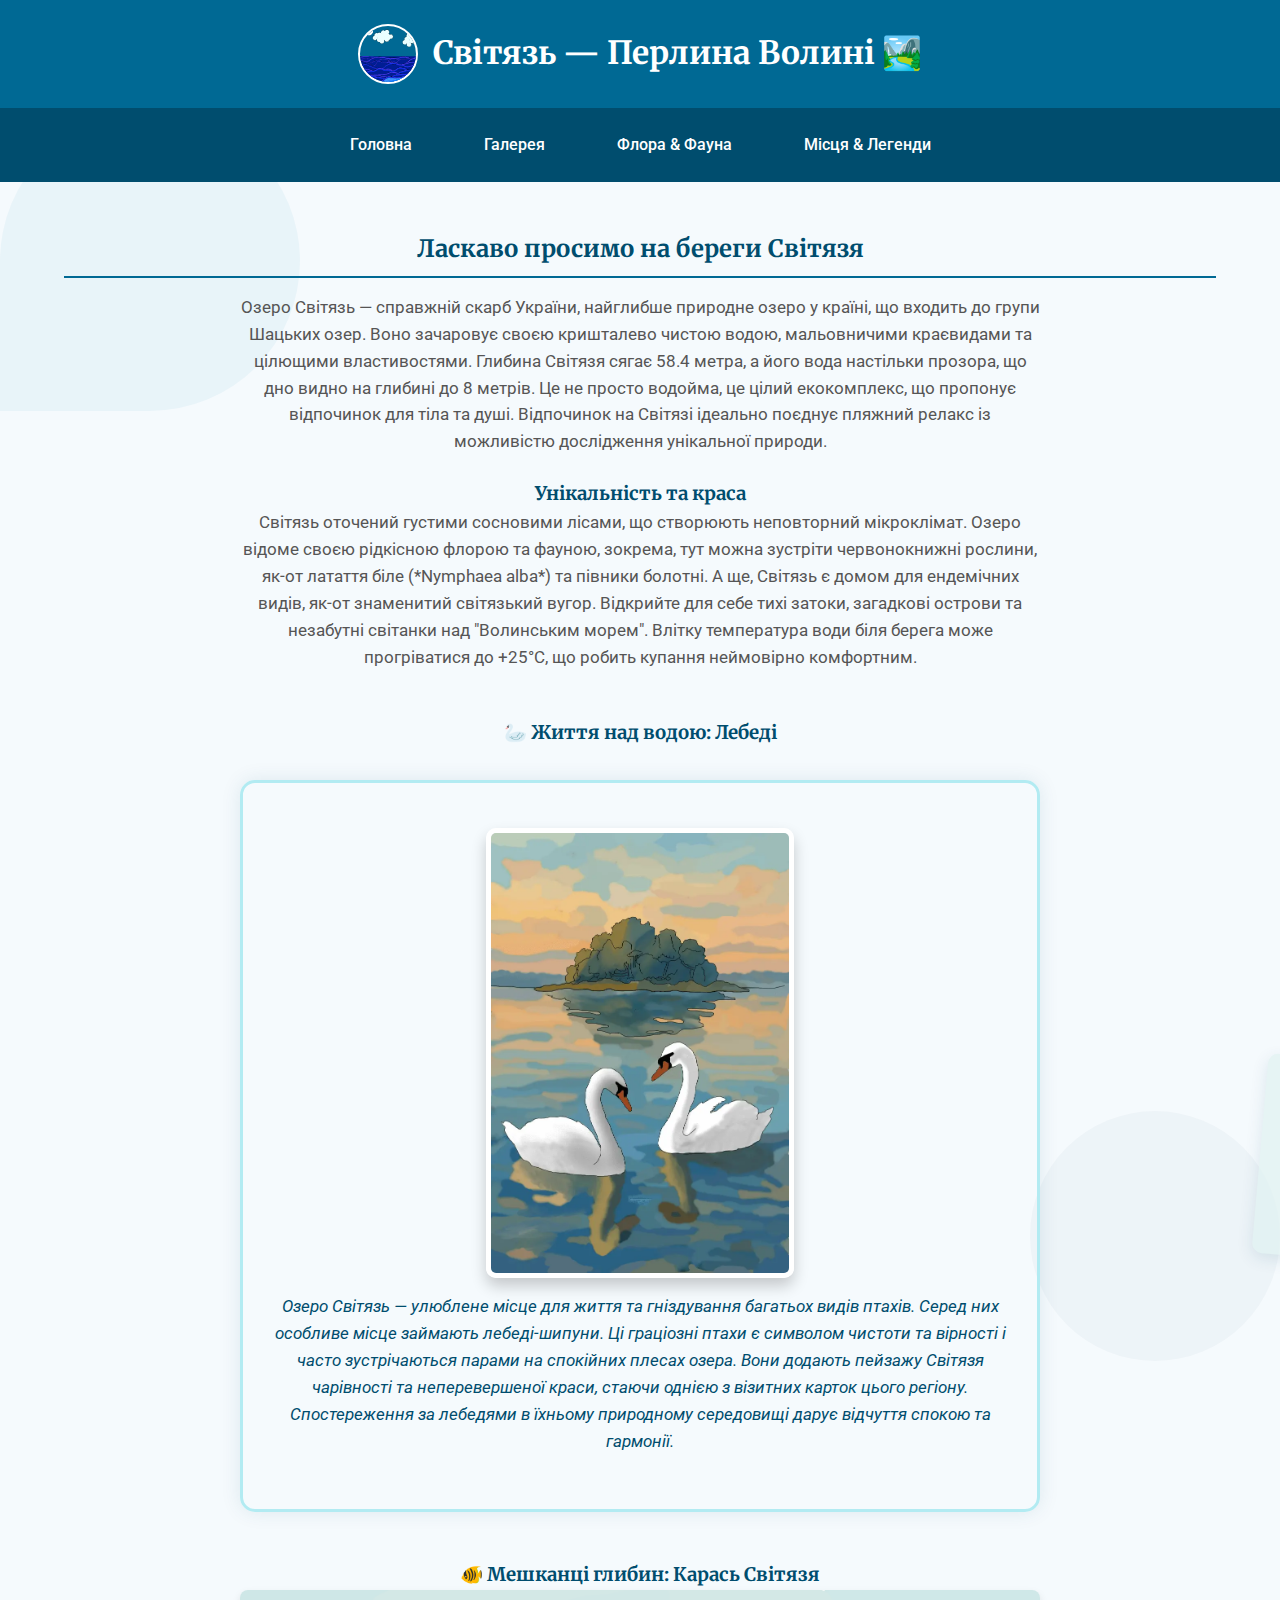
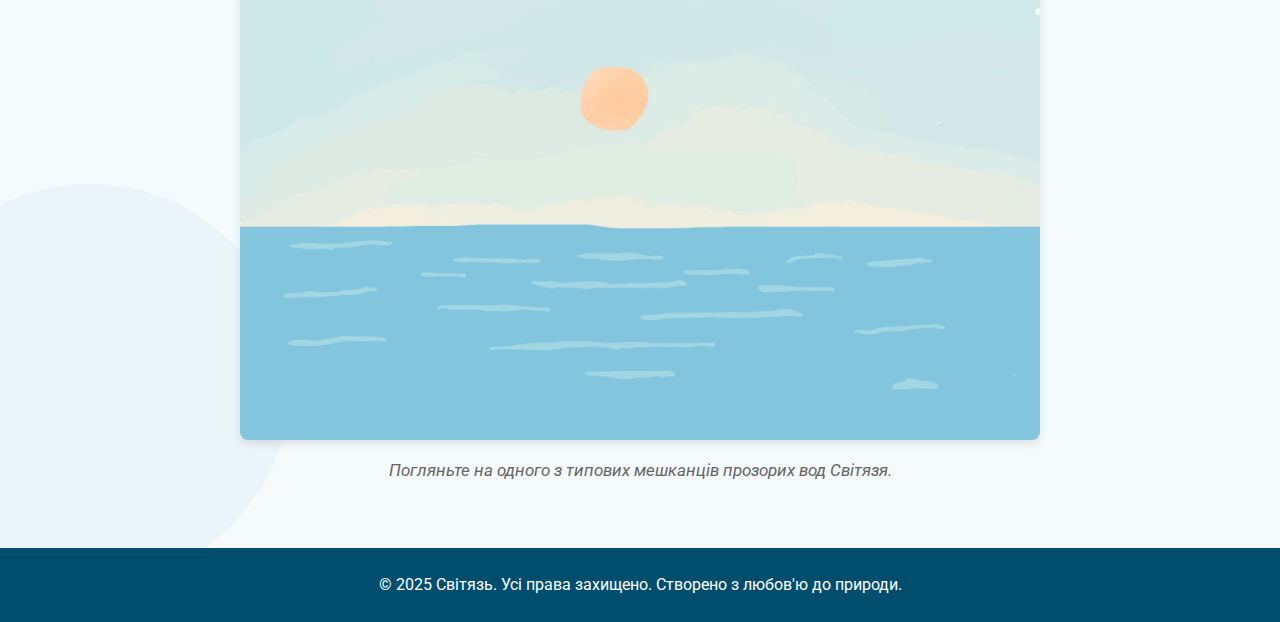
<file: index.html>
<!DOCTYPE html>
<html lang="uk">
<head>
    <meta charset="UTF-8" />
    <meta name="viewport" content="width=device-width, initial-scale=1.0" />
    <title>Світязь — Перлина Волині</title>
    <link href="https://fonts.googleapis.com/css2?family=Merriweather:wght@400;700&family=Roboto:wght@300;400;700&display=swap" rel="stylesheet">
    <link rel="stylesheet" href="styles.css" />
    <style>
        /* Додамо простий стиль для центрування гіфки на головній сторінці */
        .fish-gif-container {
            text-align: center;
            margin: 3rem auto;
            max-width: 800px;
        }
        .fish-gif-container img {
            max-width: 100%;
            height: auto;
            border-radius: 8px;
            box-shadow: 0 4px 8px rgba(0, 0, 0, 0.1);
        }
    </style>
</head>
<body>
    <header>
        <div class="header-content">
            <img src="images/river.svg" alt="Логотип" class="logo" />
            <h1>Світязь — Перлина Волині 🏞️</h1>
        </div>
    </header>
    
    <nav>
        <a href="index.html">Головна</a>
        <a href="gallery.html">Галерея</a>
        <a href="fauna.html">Флора & Фауна</a>
        <a href="places.html">Місця & Легенди</a>
    </nav>

    <div class="content">
        <h2 style="text-align: center;">Ласкаво просимо на береги Світязя</h2>
        
        <p style="text-align: center; max-width: 800px; margin: 0 auto 1.5rem auto;">
            Озеро Світязь — справжній скарб України, найглибше природне озеро у країні, що входить до групи Шацьких озер. Воно зачаровує своєю кришталево чистою водою, мальовничими краєвидами та цілющими властивостями. Глибина Світязя сягає 58.4 метра, а його вода настільки прозора, що дно видно на глибині до 8 метрів. Це не просто водойма, це цілий екокомплекс, що пропонує відпочинок для тіла та душі. Відпочинок на Світязі ідеально поєднує пляжний релакс із можливістю дослідження унікальної природи.
        </p>
        
        <h3 style="text-align: center;">Унікальність та краса</h3>
        <p style="text-align: center; max-width: 800px; margin: 0 auto 3rem auto;">
            Світязь оточений густими сосновими лісами, що створюють неповторний мікроклімат. Озеро відоме своєю рідкісною флорою та фауною, зокрема, тут можна зустріти червонокнижні рослини, як-от латаття біле (*Nymphaea alba*) та півники болотні. А ще, Світязь є домом для ендемічних видів, як-от знаменитий світязький вугор. Відкрийте для себе тихі затоки, загадкові острови та незабутні світанки над "Волинським морем". Влітку температура води біля берега може прогріватися до +25°C, що робить купання неймовірно комфортним.
        </p>
        
        <h3 style="text-align: center;">🦢 Життя над водою: Лебеді</h3>
        <div class="swans-block">
            <img src="images/swans.webp" alt="Два лебеді на спокійній воді Світязя" />
            <p>
                Озеро Світязь — улюблене місце для життя та гніздування багатьох видів птахів. Серед них особливе місце займають лебеді-шипуни. Ці граціозні птахи є символом чистоти та вірності і часто зустрічаються парами на спокійних плесах озера. Вони додають пейзажу Світязя чарівності та неперевершеної краси, стаючи однією з візитних карток цього регіону. Спостереження за лебедями в їхньому природному середовищі дарує відчуття спокою та гармонії.
            </p>
        </div>
        
        <div class="fish-gif-container">
            <h3 style="text-align: center;">🐠 Мешканці глибин: Карась Світязя</h3>
            <img src="images/fish.gif" alt="Гіфка карася, що плаває у воді" />
            <p style="margin-top: 10px; font-style: italic; color: #666;">Погляньте на одного з типових мешканців прозорих вод Світязя.</p>
        </div>
        </div>

    <footer>
        <p>&#169; 2025 Світязь. Усі права захищено. Створено з любов'ю до природи.</p>
    </footer>
    
    <div id="lightbox-modal" class="lightbox-modal" onclick="closeModal(event)">
        <span class="lightbox-close">&times;</span>
        <div class="lightbox-content">
             <img id="lightbox-img" alt="Збільшене зображення" />
             <div id="lightbox-caption"></div>
        </div>
    </div>
    
    <script>
        function openModal(imgElement) {
            const modal = document.getElementById('lightbox-modal');
            const modalImg = document.getElementById('lightbox-img');
            const captionText = document.getElementById('lightbox-caption');
            
            modal.style.display = "block";
            modalImg.src = imgElement.src;
            captionText.innerHTML = imgElement.alt;
        }

        function closeModal(event) {
             const modal = document.getElementById('lightbox-modal');
             if (event.target.classList.contains('lightbox-modal') || event.target.classList.contains('lightbox-close')) {
                 modal.style.display = "none";
             }
        }
        
        document.addEventListener('DOMContentLoaded', () => {
            const images = document.querySelectorAll('.gallery-img');
            const closeBtn = document.querySelector('.lightbox-close');

            images.forEach(img => {
                img.onclick = () => openModal(img);
            });
            
            closeBtn.onclick = (event) => closeModal(event);
            
            document.onkeydown = (e) => {
                if (e.key === "Escape" && document.getElementById('lightbox-modal').style.display === "block") {
                    document.getElementById('lightbox-modal').style.display = "none";
                }
            };
        });
    </script>
</body>
</html>
</file>
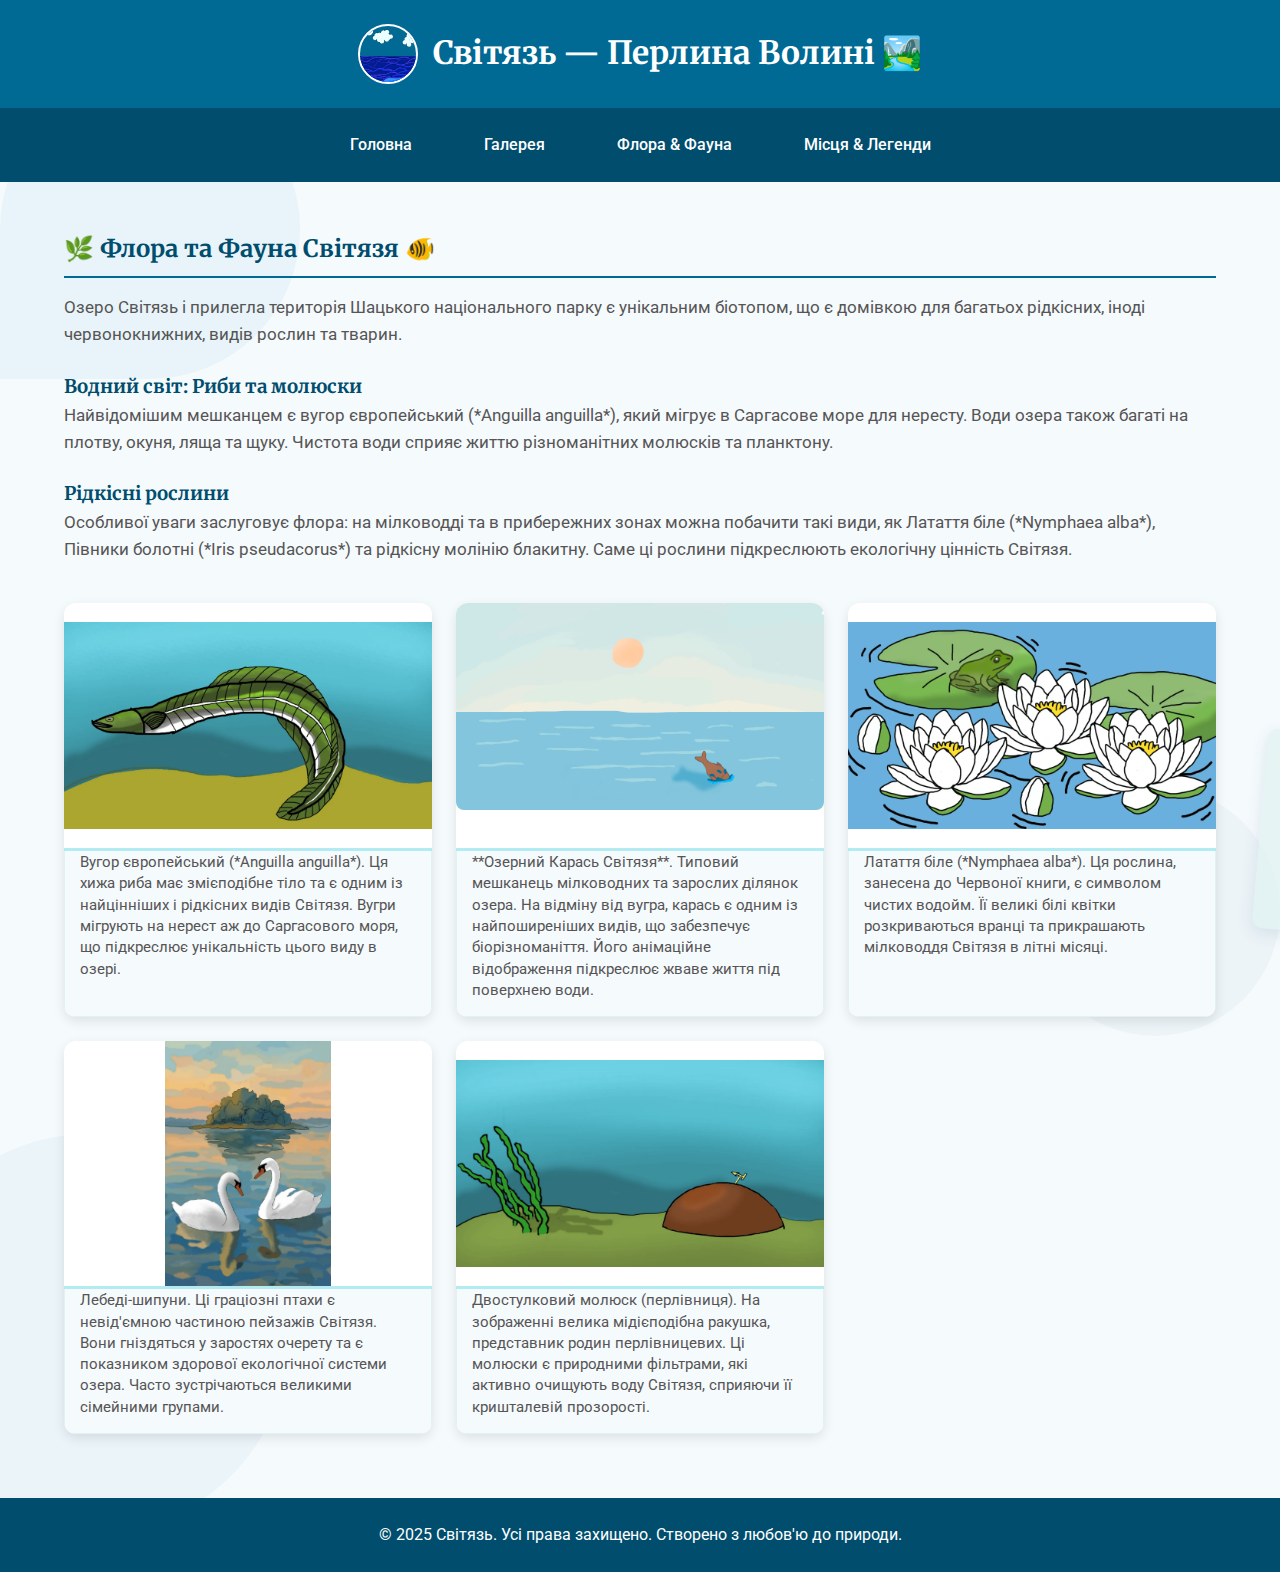
<file: fauna.html>
<!DOCTYPE html>
<html lang="uk">
<head>
    <meta charset="UTF-8" />
    <meta name="viewport" content="width=device-width, initial-scale=1.0" />
    <title>Флора & Фауна — Світязь</title>
    <link href="https://fonts.googleapis.com/css2?family=Merriweather:wght@400;700&family=Roboto:wght@300;400;700&display=swap" rel="stylesheet">
    <link rel="stylesheet" href="styles.css" />
    <style>
        .caption-block {
            padding: 15px;
            border: 1px solid #e0f2f1;
            border-radius: 8px;
            margin-top: -15px;
            background-color: #f5fafd;
            text-align: left;
            box-shadow: 0 2px 4px rgba(0, 0, 0, 0.05);
        }
        .caption-block p {
            font-size: 0.95rem;
            color: #555;
            margin: 0;
            line-height: 1.4;
        }
    </style>
</head>
<body>
    <header>
        <div class="header-content">
            <img src="images/river.svg" alt="Логотип" class="logo" />
            <h1>Світязь — Перлина Волині 🏞️</h1>
        </div>
    </header>
    <nav>
        <a href="index.html">Головна</a>
        <a href="gallery.html">Галерея</a>
        <a href="fauna.html">Флора & Фауна</a>
        <a href="places.html">Місця & Легенди</a>
    </nav>

    <div class="content">
        <h2>🌿 Флора та Фауна Світязя 🐠</h2>
        <p>
            Озеро Світязь і прилегла територія Шацького національного парку є унікальним біотопом, що є домівкою для багатьох рідкісних, іноді червонокнижних, видів рослин та тварин. 
        </p>

        <h3>Водний світ: Риби та молюски</h3>
        <p>
            Найвідомішим мешканцем є вугор європейський (*Anguilla anguilla*), який мігрує в Саргасове море для нересту. Води озера також багаті на плотву, окуня, ляща та щуку. Чистота води сприяє життю різноманітних молюсків та планктону.
        </p>
        
        <h3>Рідкісні рослини</h3>
        <p>
            Особливої уваги заслуговує флора: на мілководді та в прибережних зонах можна побачити такі види, як Латаття біле (*Nymphaea alba*), Півники болотні (*Iris pseudacorus*) та рідкісну молінію блакитну. Саме ці рослини підкреслюють екологічну цінність Світязя.
        </p>
        
        <div class="gallery">
            <div class="gallery-column">
                <div class="gallery-item"><img src="images/eel.webp" alt="Вугор європейський" class="gallery-img" /></div>
                <div class="caption-block">
                    <p>
                        Вугор європейський (*Anguilla anguilla*). Ця хижа риба має змієподібне тіло та є одним із найцінніших і рідкісних видів Світязя. Вугри мігрують на нерест аж до Саргасового моря, що підкреслює унікальність цього виду в озері.
                    </p>
                </div>
            </div>
            
            <div class="gallery-column">
                <div class="gallery-item">
                    <img src="images/fish.gif" alt="Карась Світязя у русі" style="width: 100%; height: auto; display: block; border-radius: 8px;" />
                </div>
                <div class="caption-block">
                    <p>
                        **Озерний Карась Світязя**. Типовий мешканець мілководних та зарослих ділянок озера. На відміну від вугра, карась є одним із найпоширеніших видів, що забезпечує біорізноманіття. Його анімаційне відображення підкреслює жваве життя під поверхнею води.
                    </p>
                </div>
            </div>
            <div class="gallery-column">
                <div class="gallery-item"><img src="images/white-lily.webp" alt="Латаття біле (Nymphaea alba)" class="gallery-img" /></div>
                <div class="caption-block">
                    <p>
                        Латаття біле (*Nymphaea alba*). Ця рослина, занесена до Червоної книги, є символом чистих водойм. Її великі білі квітки розкриваються вранці та прикрашають мілководдя Світязя в літні місяці.
                    </p>
                </div>
            </div>
            
            <div class="gallery-column">
                <div class="gallery-item"><img src="images/swans.webp" alt="Лебеді на озері" class="gallery-img" /></div>
                <div class="caption-block">
                    <p>
                        Лебеді-шипуни. Ці граціозні птахи є невід'ємною частиною пейзажів Світязя. Вони гніздяться у заростях очерету та є показником здорової екологічної системи озера. Часто зустрічаються великими сімейними групами.
                    </p>
                </div>
            </div>
            
            <div class="gallery-column">
                <div class="gallery-item"><img src="images/mollusk-algae.webp" alt="Молюск і водорості" class="gallery-img" /></div>
                <div class="caption-block">
                    <p>
                        Двостулковий молюск (перлівниця). На зображенні велика мідієподібна ракушка, представник родин перлівницевих. Ці молюски є природними фільтрами, які активно очищують воду Світязя, сприяючи її кришталевій прозорості.
                    </p>
                </div>
            </div>
            
        </div>
    </div>
    
    <footer>
        <p>&#169; 2025 Світязь. Усі права захищено. Створено з любов'ю до природи.</p>
    </footer>
    
    <div id="lightbox-modal" class="lightbox-modal" onclick="closeModal(event)">
        <span class="lightbox-close">&times;</span>
        <div class="lightbox-content">
             <img id="lightbox-img" alt="Збільшене зображення" />
             <div id="lightbox-caption"></div>
        </div>
    </div>
    
    <script>
        function openModal(imgElement) {
            const modal = document.getElementById('lightbox-modal');
            const modalImg = document.getElementById('lightbox-img');
            const captionText = document.getElementById('lightbox-caption');
            
            modal.style.display = "block";
            modalImg.src = imgElement.src;
            captionText.innerHTML = imgElement.alt;
        }

        function closeModal(event) {
             const modal = document.getElementById('lightbox-modal');
             if (event.target.classList.contains('lightbox-modal') || event.target.classList.contains('lightbox-close')) {
                 modal.style.display = "none";
             }
        }
        
        document.addEventListener('DOMContentLoaded', () => {
            // Змінено селектор, щоб виключити гіфку з лайтбоксу
            const images = document.querySelectorAll('.gallery-img'); 
            const closeBtn = document.querySelector('.lightbox-close');

            images.forEach(img => {
                img.onclick = () => openModal(img);
            });
            
            closeBtn.onclick = (event) => closeModal(event);
            
            document.onkeydown = (e) => {
                if (e.key === "Escape" && document.getElementById('lightbox-modal').style.display === "block") {
                    document.getElementById('lightbox-modal').style.display = "none";
                }
            };
        });
    </script>
</body>
</html>
</file>
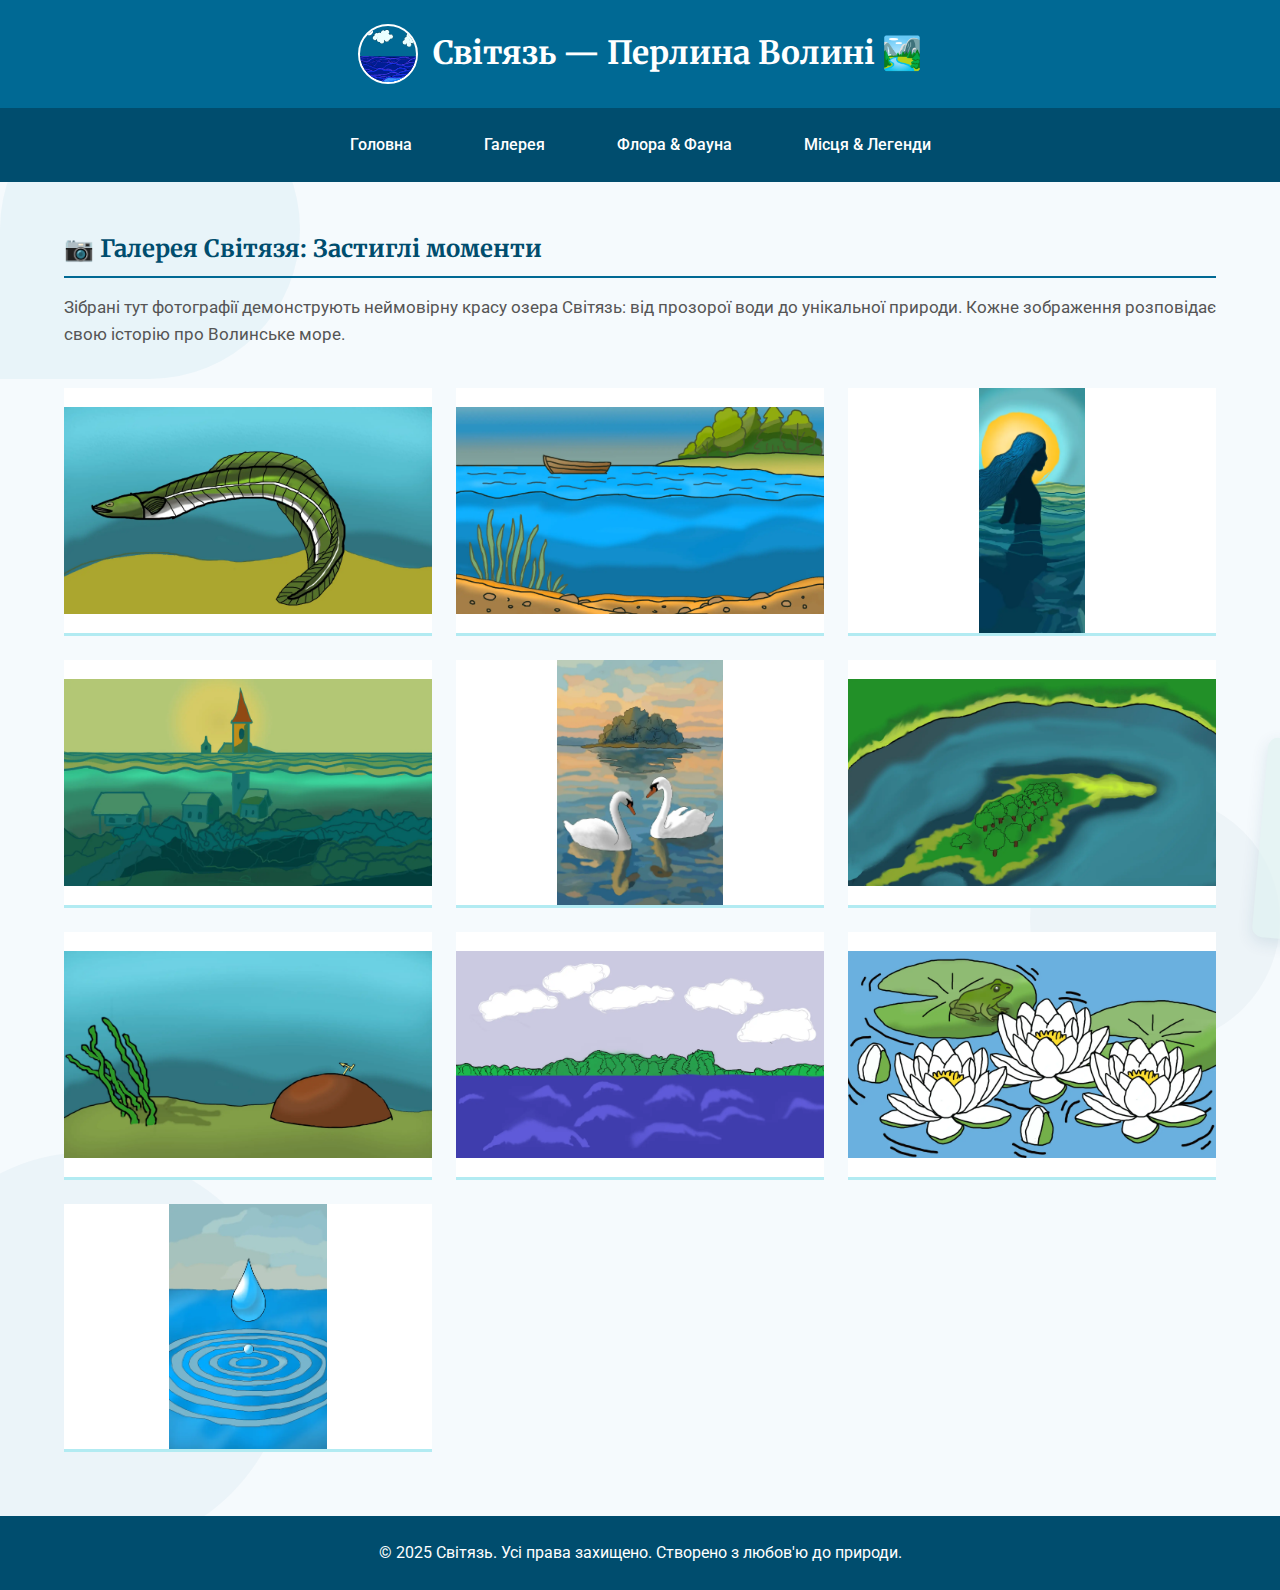
<file: gallery.html>
<!DOCTYPE html>
<html lang="uk">
<head>
    <meta charset="UTF-8" />
    <meta name="viewport" content="width=device-width, initial-scale=1.0" />
    <title>Галерея — Світязь</title>
    <link href="https://fonts.googleapis.com/css2?family=Merriweather:wght@400;700&family=Roboto:wght@300;400;700&display=swap" rel="stylesheet">
    <link rel="stylesheet" href="styles.css" />
</head>
<body>
    <header>
        <div class="header-content">
            <img src="images/river.svg" alt="Логотип" class="logo" />
            <h1>Світязь — Перлина Волині 🏞️</h1>
        </div>
    </header>
    
    <nav>
        <a href="index.html">Головна</a>
        <a href="gallery.html">Галерея</a>
        <a href="fauna.html">Флора & Фауна</a>
        <a href="places.html">Місця & Легенди</a>
    </nav>
    
    <div class="content">
        <h2>📷 Галерея Світязя: Застиглі моменти</h2>
        <p>
            Зібрані тут фотографії демонструють неймовірну красу озера Світязь: від прозорої води до унікальної природи. Кожне зображення розповідає свою історію про Волинське море.
        </p>
        
        <div class="gallery">
            <div class="gallery-item"><img src="images/eel.webp" alt="Вугор європейський" class="gallery-img" /></div>
            <div class="gallery-item"><img src="images/boat.webp" alt="Човен на озері" class="gallery-img" /></div>
            <div class="gallery-item"><img src="images/svityazjanka.webp" alt="Світязянка" class="gallery-img" /></div>
            <div class="gallery-item"><img src="images/submerged-city.webp" alt="Затоплене місто (міф)" class="gallery-img" /></div>
            <div class="gallery-item"><img src="images/swans.webp" alt="Два лебеді" class="gallery-img" /></div>
            <div class="gallery-item"><img src="images/island.webp" alt="Острів на Світязі" class="gallery-img" /></div>
            <div class="gallery-item"><img src="images/mollusk-algae.webp" alt="Молюск і водорості" class="gallery-img" /></div>
            <div class="gallery-item"><img src="images/waves-sky.webp" alt="Хвилі на фоні неба" class="gallery-img" /></div>
            <div class="gallery-item"><img src="images/white-lily.webp" alt="Біле латаття" class="gallery-img" /></div>
            <div class="gallery-item"><img src="images/logo-drop.webp" alt="Крапля падаюча в чисту воду" class="gallery-img" /></div>
        </div>
    </div>
    
    <footer>
        <p>&#169; 2025 Світязь. Усі права захищено. Створено з любов'ю до природи.</p>
    </footer>

    <div id="lightbox-modal" class="lightbox-modal" onclick="closeModal(event)">
        <span class="lightbox-close">&times;</span>
        <div class="lightbox-content">
             <img id="lightbox-img" alt="Збільшене зображення" />
             <div id="lightbox-caption"></div>
        </div>
    </div>
    
    <script>
        function openModal(imgElement) {
            const modal = document.getElementById('lightbox-modal');
            const modalImg = document.getElementById('lightbox-img');
            const captionText = document.getElementById('lightbox-caption');
            
            modal.style.display = "block";
            modalImg.src = imgElement.src;
            captionText.innerHTML = imgElement.alt;
        }

        function closeModal(event) {
             const modal = document.getElementById('lightbox-modal');
             if (event.target.classList.contains('lightbox-modal') || event.target.classList.contains('lightbox-close')) {
                modal.style.display = "none";
             }
        }
        
        document.addEventListener('DOMContentLoaded', () => {
            const images = document.querySelectorAll('.gallery-img');
            const closeBtn = document.querySelector('.lightbox-close');

            images.forEach(img => {
                img.onclick = () => openModal(img);
            });
            
            closeBtn.onclick = (event) => closeModal(event);
            
            document.onkeydown = (e) => {
                if (e.key === "Escape" && document.getElementById('lightbox-modal').style.display === "block") {
                    document.getElementById('lightbox-modal').style.display = "none";
                }
            };
        });
    </script>
</body>
</html>
</file>
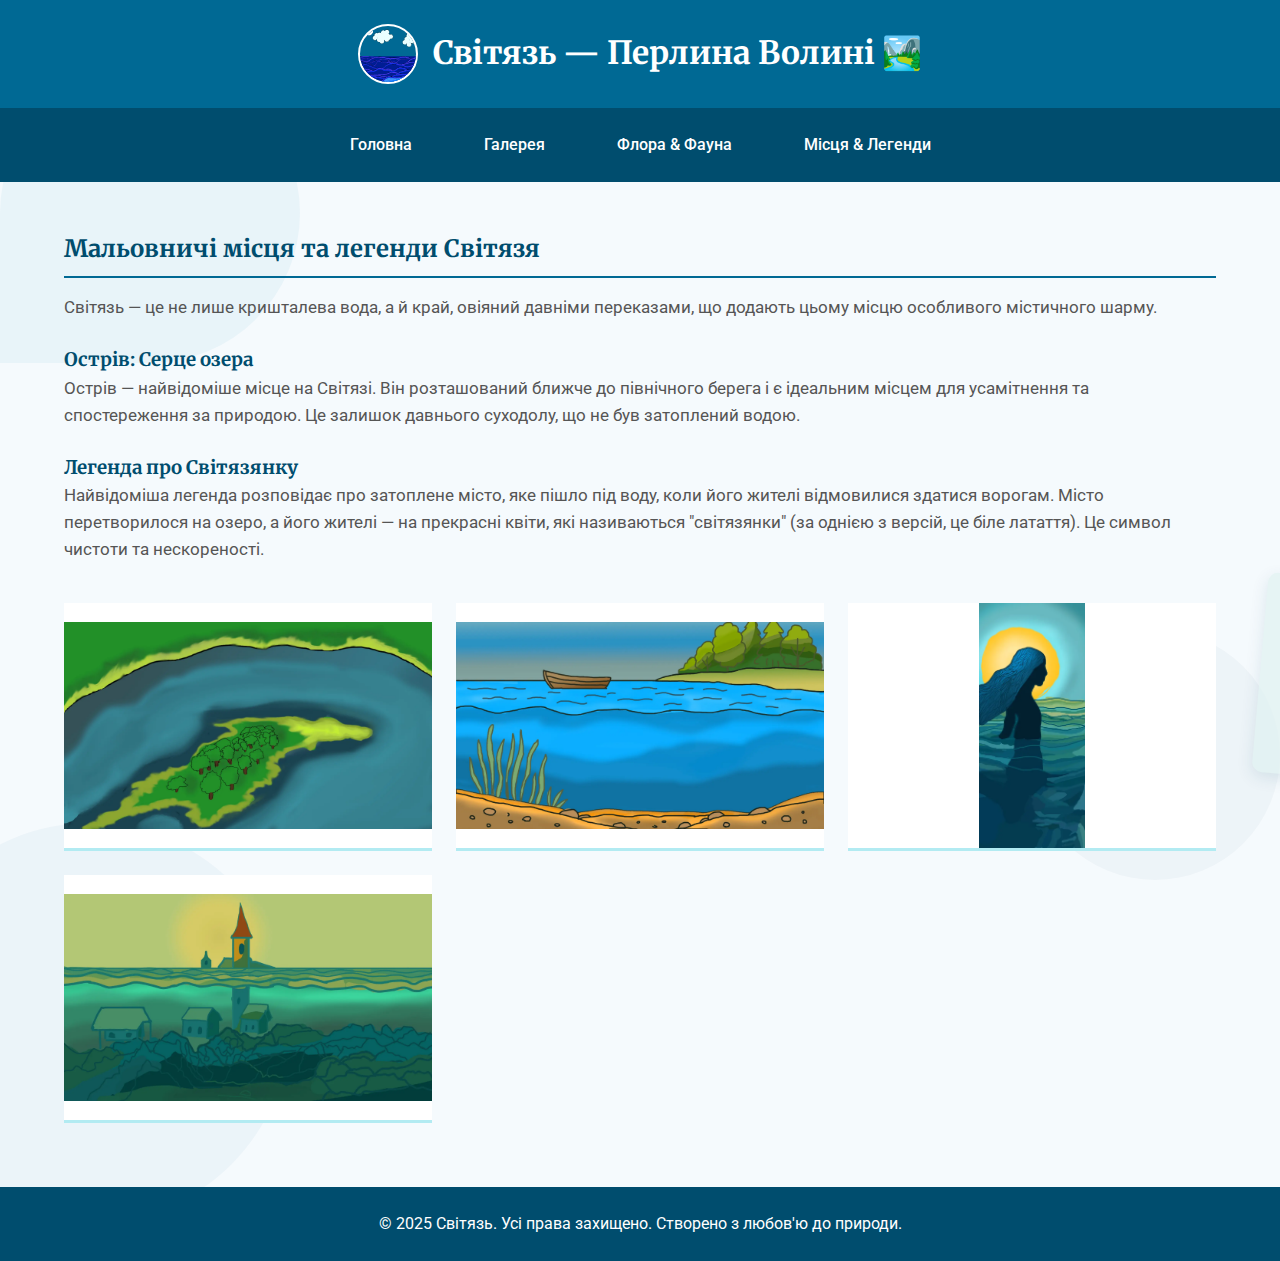
<file: places.html>
<!DOCTYPE html>
<html lang="uk">
<head>
    <meta charset="UTF-8" />
    <meta name="viewport" content="width=device-width, initial-scale=1.0" />
    <title>Місця & Легенди — Світязь</title>
    <link href="https://fonts.googleapis.com/css2?family=Merriweather:wght@400;700&family=Roboto:wght@300;400;700&display=swap" rel="stylesheet">
    <link rel="stylesheet" href="styles.css" />
</head>
<body>
    <header>
        <div class="header-content">
            <img src="images/river.svg" alt="Логотип" class="logo" />
            <h1>Світязь — Перлина Волині 🏞️</h1>
        </div>
    </header>
    <nav>
        <a href="index.html">Головна</a>
        <a href="gallery.html">Галерея</a>
        <a href="fauna.html">Флора & Фауна</a>
        <a href="places.html">Місця & Легенди</a>
    </nav>
    
    <div class="content">
        <h2> Мальовничі місця та легенди Світязя</h2>
        <p>
            Світязь — це не лише кришталева вода, а й край, овіяний давніми переказами, що додають цьому місцю особливого містичного шарму.
        </p>

        <h3>Острів: Серце озера</h3>
        <p>
            Острів — найвідоміше місце на Світязі. Він розташований ближче до північного берега і є ідеальним місцем для усамітнення та спостереження за природою. Це залишок давнього суходолу, що не був затоплений водою.
        </p>
        
        <h3>Легенда про Світязянку</h3>
        <p>
            Найвідоміша легенда розповідає про затоплене місто, яке пішло під воду, коли його жителі відмовилися здатися ворогам. Місто перетворилося на озеро, а його жителі — на прекрасні квіти, які називаються "світязянки" (за однією з версій, це біле латаття). Це символ чистоти та нескореності.
        </p>
        
        <div class="gallery">
            <div class="gallery-item"><img src="images/island.webp" alt="Острів на Світязі" class="gallery-img" /></div>
            <div class="gallery-item"><img src="images/boat.webp" alt="Човен на озері" class="gallery-img" /></div>
            <div class="gallery-item"><img src="images/svityazjanka.webp" alt="Світязянка (символічне зображення)" class="gallery-img" /></div>
            <div class="gallery-item"><img src="images/submerged-city.webp" alt="Затоплене місто (міф)" class="gallery-img" /></div>
        </div>
    </div>
    
    <footer>
        <p>&#169; 2025 Світязь. Усі права захищено. Створено з любов'ю до природи.</p>
    </footer>

    <div id="lightbox-modal" class="lightbox-modal" onclick="closeModal(event)">
        <span class="lightbox-close">&times;</span>
        <div class="lightbox-content">
             <img id="lightbox-img" alt="Збільшене зображення" />
             <div id="lightbox-caption"></div>
        </div>
    </div>
    
    <script>
        function openModal(imgElement) {
            const modal = document.getElementById('lightbox-modal');
            const modalImg = document.getElementById('lightbox-img');
            const captionText = document.getElementById('lightbox-caption');
            
            modal.style.display = "block";
            modalImg.src = imgElement.src;
            captionText.innerHTML = imgElement.alt;
        }

        function closeModal(event) {
             const modal = document.getElementById('lightbox-modal');
             if (event.target.classList.contains('lightbox-modal') || event.target.classList.contains('lightbox-close')) {
                modal.style.display = "none";
             }
        }
        
        document.addEventListener('DOMContentLoaded', () => {
            const images = document.querySelectorAll('.gallery-img');
            const closeBtn = document.querySelector('.lightbox-close');

            images.forEach(img => {
                img.onclick = () => openModal(img);
            });
            
            closeBtn.onclick = (event) => closeModal(event);
            
            document.onkeydown = (e) => {
                if (e.key === "Escape" && document.getElementById('lightbox-modal').style.display === "block") {
                    document.getElementById('lightbox-modal').style.display = "none";
                }
            };
        });
    </script>
</body>
</html>
</file>
<file: styles.css>
/* Підключення зовнішніх шрифтів */
@import url('https://fonts.googleapis.com/css2?family=Merriweather:wght@400;700&family=Roboto:wght@300;400;700&display=swap');

/* ОСНОВНІ СТИЛІ */
* {
    margin: 0;
    padding: 0;
    box-sizing: border-box;
}

body {
    font-family: 'Roboto', sans-serif;
    background-color: #f5fafd; 
    color: #333;
    line-height: 1.6;
    position: relative; /* Необхідно для позиціонування фонових фігур */
    min-height: 100vh; /* Гарантуємо, що тіло займає всю висоту для фігур */
}

/* ДОДАТКОВІ ФОНОВІ ГЕОМЕТРИЧНІ ФІГУРИ (для усунення відчуття пустоти) */

/* Велика крапля (ліворуч вгорі) */
body::before {
    content: '';
    position: absolute;
    top: 5%;
    left: 0;
    width: 300px;
    height: 300px;
    border-radius: 50% 50% 50% 0; /* Крапля */
    background: #008cba;
    opacity: 0.05; /* Дуже прозорий, щоб не відволікати */
    z-index: 0;
}

/* Середнє коло (праворуч посередині) */
body::after {
    content: '';
    position: absolute;
    top: 50%;
    right: 0;
    width: 250px;
    height: 250px;
    border-radius: 50%;
    background: #004d6e;
    opacity: 0.03;
    z-index: 0;
}

/* Третя пляма (ліворуч внизу) */
.content::before {
    content: '';
    position: absolute;
    bottom: -100px; 
    left: -150px;
    width: 400px;
    height: 400px;
    border-radius: 50%; 
    background: #006994;
    opacity: 0.04;
    z-index: -2; /* Нижче за інші декоративні елементи */
}


h1, h2, h3 {
    font-family: 'Merriweather', serif; 
    color: #004d6e;
}

/* ХЕДЕР ТА НАВІГАЦІЯ */
header {
    background: #006994;
    color: white;
    text-align: center;
    padding: 1.5rem 0;
    box-shadow: 0 4px 8px rgba(0, 0, 0, 0.1);
    position: relative; /* Щоб з'являвся над фоновими фігурами */
    z-index: 10;
}

/* Контейнер для центрування і вирівнювання заголовка та логотипу */
.header-content {
    display: flex;
    align-items: center;
    justify-content: center;
    gap: 15px; 
}

/* Стилі для логотипу */
.logo {
    width: 60px; 
    height: 60px;
    border-radius: 50%; 
    object-fit: cover;
    border: 2px solid white;
}

header h1 {
    margin: 0; 
    color: white; 
}

nav {
    display: flex;
    justify-content: center;
    gap: 2.5rem; 
    background: #004d6e;
    padding: 1rem 0;
    position: relative; /* Щоб з'являвся над фоновими фігурами */
    z-index: 10;
}

nav a {
    color: white;
    text-decoration: none;
    font-weight: 500; 
    padding: 0.5rem 1rem;
    border-radius: 5px;
    transition: background-color 0.3s ease, transform 0.2s ease;
}

nav a:hover {
    background-color: #008cba;
    color: #ffffff;
    transform: translateY(-2px); 
}

/* ГЕРОЙ-СЕКЦІЯ (СТИЛІ ЗАЛИШЕНІ НА ВИПАДОК, ЯКЩО БУДЕ ПОВЕРНЕННЯ) */
.hero {
    width: 100%;
    height: 60vh;
    overflow: hidden;
    position: relative;
}

.hero img {
    width: 100%;
    height: 100%;
    object-fit: cover;
    display: block;
}

/* ОСНОВНИЙ КОНТЕНТ */
.content {
    max-width: 1200px;
    margin: 3rem auto;
    padding: 0 1.5rem;
    position: relative; 
    z-index: 1; /* Контент завжди зверху */
}

/* ДЕКОРАТИВНІ ЕЛЕМЕНТИ (Виступи, які ви просили раніше) */
.content::after { /* Залишаємо лише один виступ, бо другий псевдоелемент body::after вже зайнятий */
    content: '';
    position: absolute;
    top: 50%;
    right: -120px; 
    transform: translateY(-50%) rotate(5deg); 
    width: 100px; 
    height: 200px; 
    background-color: #e0f2f1; 
    border-radius: 10px; 
    box-shadow: 0 5px 15px rgba(0, 77, 110, 0.15); 
    z-index: -1; 
    opacity: 0.7; 
}

@media (max-width: 1250px) {
    /* Приховуємо декоративні виступи та більшість фонових фігур, коли контенту стає тісно */
    .content::after,
    body::before,
    body::after,
    .content::before {
        display: none;
    }
}


/* Решта стилів контенту */
.content h2 {
    margin-bottom: 1rem;
    border-bottom: 2px solid #006994;
    padding-bottom: 0.5rem;
}

.content p {
    margin-bottom: 1.5rem;
    font-size: 1.05rem;
    color: #555;
}

/* НОВІ СТИЛІ: БЛОК ЛЕБЕДІВ (для index.html) */
.swans-block {
    text-align: center;
    padding: 30px 20px;
    margin: 2rem auto;
    max-width: 800px; 
    border-radius: 15px;
    
    position: relative;
    border: 3px solid #b2ebf2; 
    box-shadow: 0 0 20px rgba(0, 77, 110, 0.1); 
    overflow: hidden; 
}

.swans-block img {
    max-width: 80%; 
    height: auto;
    max-height: 50vh; 
    border-radius: 10px; 
    margin: 15px auto; 
    display: block;
    object-fit: contain; 
    border: 5px solid white;
    box-shadow: 0 8px 15px rgba(0, 0, 0, 0.2);
}

.swans-block p {
    text-align: center; 
    font-style: italic;
    color: #004d6e;
    margin-top: 10px;
}

/* Декоративні хвилясті рамки (ПСЕВДОЕЛЕМЕНТИ) */
.swans-block::before,
.swans-block::after {
    content: '';
    position: absolute;
    width: 20px;
    height: 100%;
    top: 0;
    
    background: radial-gradient(circle at 100% 50%, transparent 20px, #008cba 20px);
    background-size: 20px 40px;
    opacity: 0.5;
    z-index: -1;
}

.swans-block::before {
    left: -20px;
    transform: scaleX(-1); 
}

.swans-block::after {
    right: -20px;
}


/* ГАЛЕРЕЯ (Використовується на gallery.html та fauna.html) */
.gallery {
    display: grid;
    grid-template-columns: repeat(auto-fit, minmax(280px, 1fr));
    gap: 1.5rem;
    padding-top: 1rem;
}

/* Спеціальний контейнер для сторінки Fauna, що вміщує зображення та опис */
.gallery-column {
    display: flex;
    flex-direction: column;
    box-shadow: 0 4px 12px rgba(0, 0, 0, 0.1); 
    border-radius: 12px;
    overflow: hidden;
}

.gallery-item {
    overflow: hidden;
    position: relative;
    cursor: pointer; 
    background-color: white; 
    border-bottom: 3px solid #b2ebf2; 
    
    padding-bottom: 66.6%; 
}

.gallery-column:hover .gallery-item {
    box-shadow: 0 8px 20px rgba(0, 0, 0, 0.2);
    transform: translateY(-3px);
}

.gallery-item img {
    width: 100%; 
    height: 100%; 
    position: absolute;
    top: 0;
    left: 0;
    object-fit: contain; 
    display: block;
    transition: transform 0.3s ease;
}

.gallery-item img:hover {
    transform: scale(1.05); 
}

/* Блок опису для сторінки Фауна */
.caption-block {
    padding: 15px;
    background-color: #e0f2f1; 
    text-align: left;
    flex-grow: 1; 
}
.caption-block p {
    font-size: 0.95rem;
    color: #333;
    margin: 0;
    line-height: 1.4;
}


/* ФУТЕР */
footer {
    background: #004d6e;
    color: white;
    text-align: center;
    padding: 1.5rem;
    margin-top: 4rem;
    position: relative;
    z-index: 10; /* Піднімаємо над фоновими фігурами */
}

/* LIGHTBOX (МОДАЛЬНЕ ВІКНО) СТИЛІ */
.lightbox-modal {
    display: none; 
    position: fixed;
    z-index: 1000; 
    padding-top: 60px; 
    left: 0;
    top: 0;
    width: 100%;
    height: 100%;
    overflow: auto;
    background-color: rgba(0, 0, 0, 0.9); 
}

/* Контент всередині модального вікна */
.lightbox-content {
    margin: auto;
    display: block;
    width: 90%;
    max-width: 900px;
    max-height: 90vh; 
    overflow-y: auto; 
    animation-name: zoom;
    animation-duration: 0.6s;
}

/* Зображення всередині модального вікна */
.lightbox-content img {
    max-height: 80vh; 
    width: auto; 
    max-width: 100%; 
    object-fit: contain; 
    display: block; 
    margin: auto; 
    transform: none !important; 
}

/* Кнопка закриття */
.lightbox-close {
    position: absolute;
    top: 15px;
    right: 35px;
    color: #f1f1f1;
    font-size: 40px;
    font-weight: bold;
    transition: 0.3s;
    cursor: pointer;
}

.lightbox-close:hover,
.lightbox-close:focus {
    color: #bbb;
    text-decoration: none;
    cursor: pointer;
}

/* Анімація */
@keyframes zoom {
    from {transform: scale(0.1)} 
    to {transform: scale(1)}
}

/* Стилі для підпису */
#lightbox-caption {
    margin: auto;
    display: block;
    width: 80%;
    max-width: 700px;
    text-align: center;
    color: #ccc;
    padding: 10px 0;
    min-height: 40px;
}
</file>
